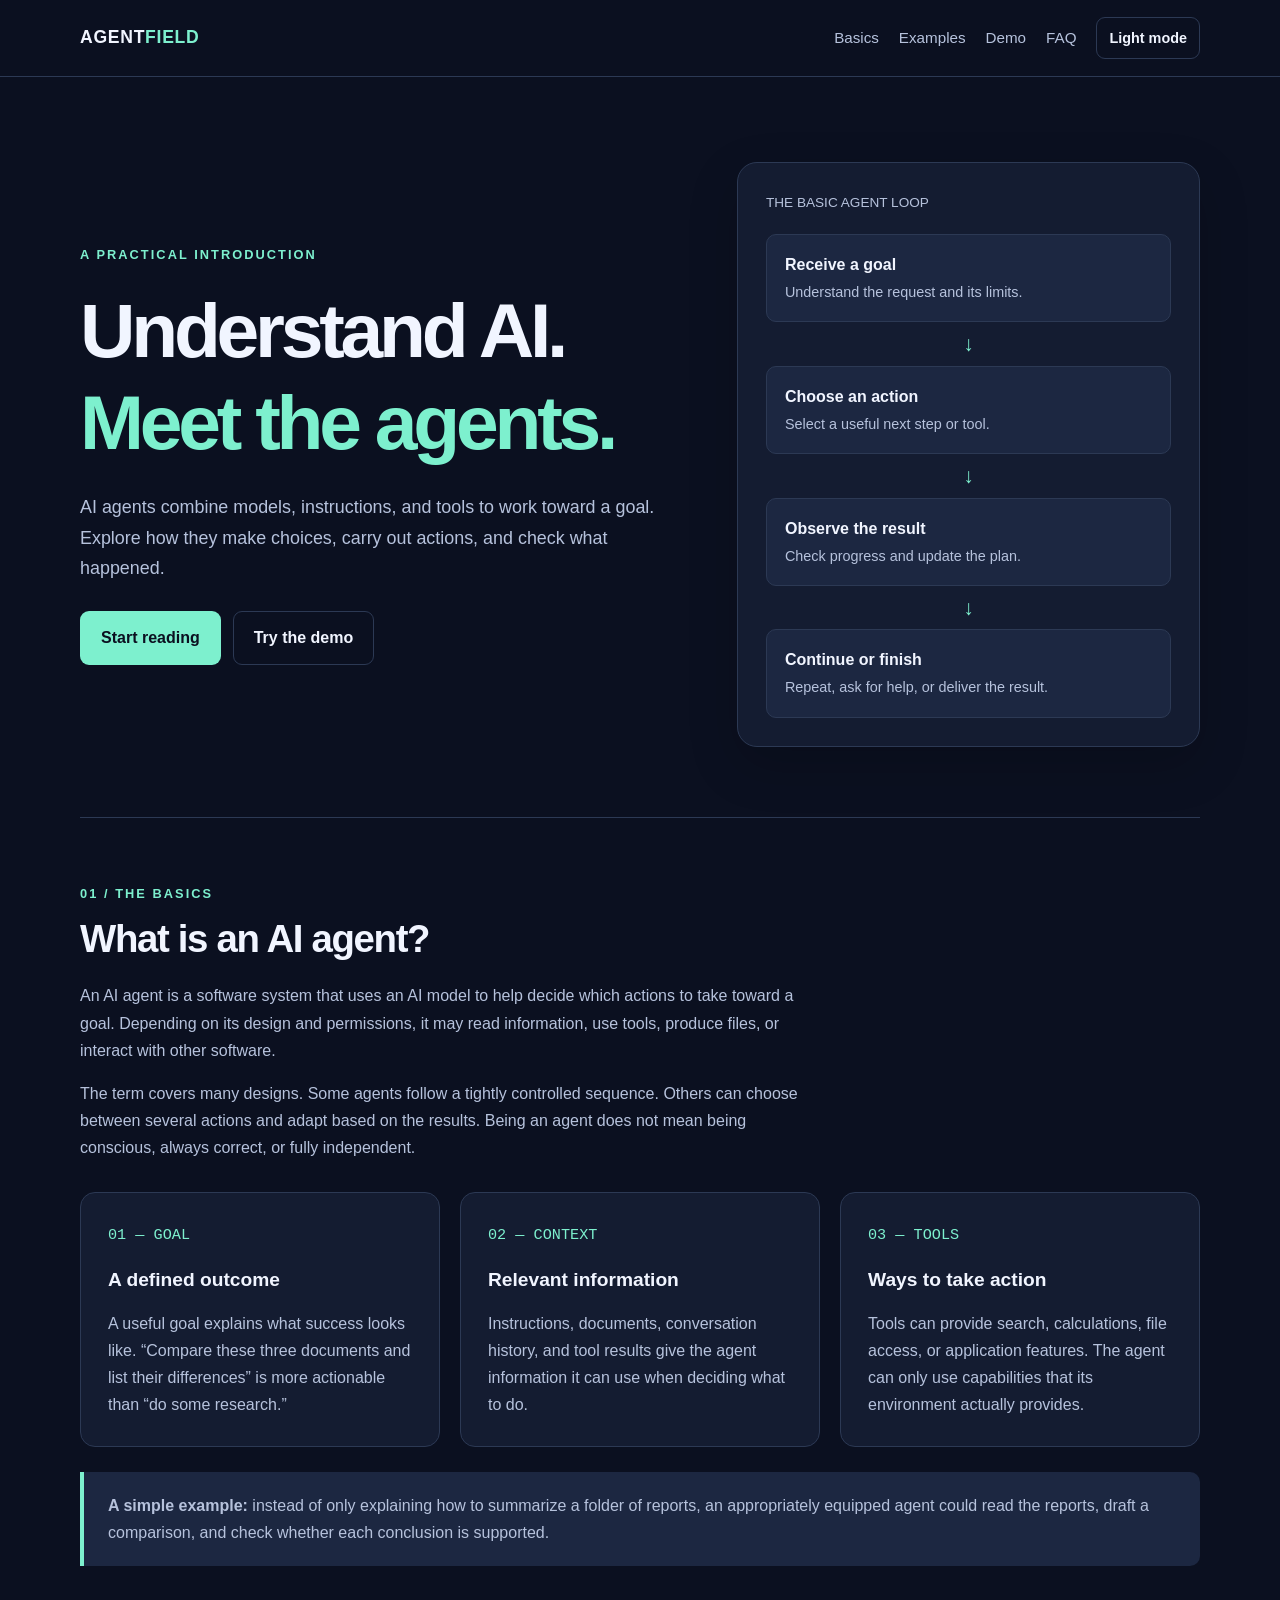
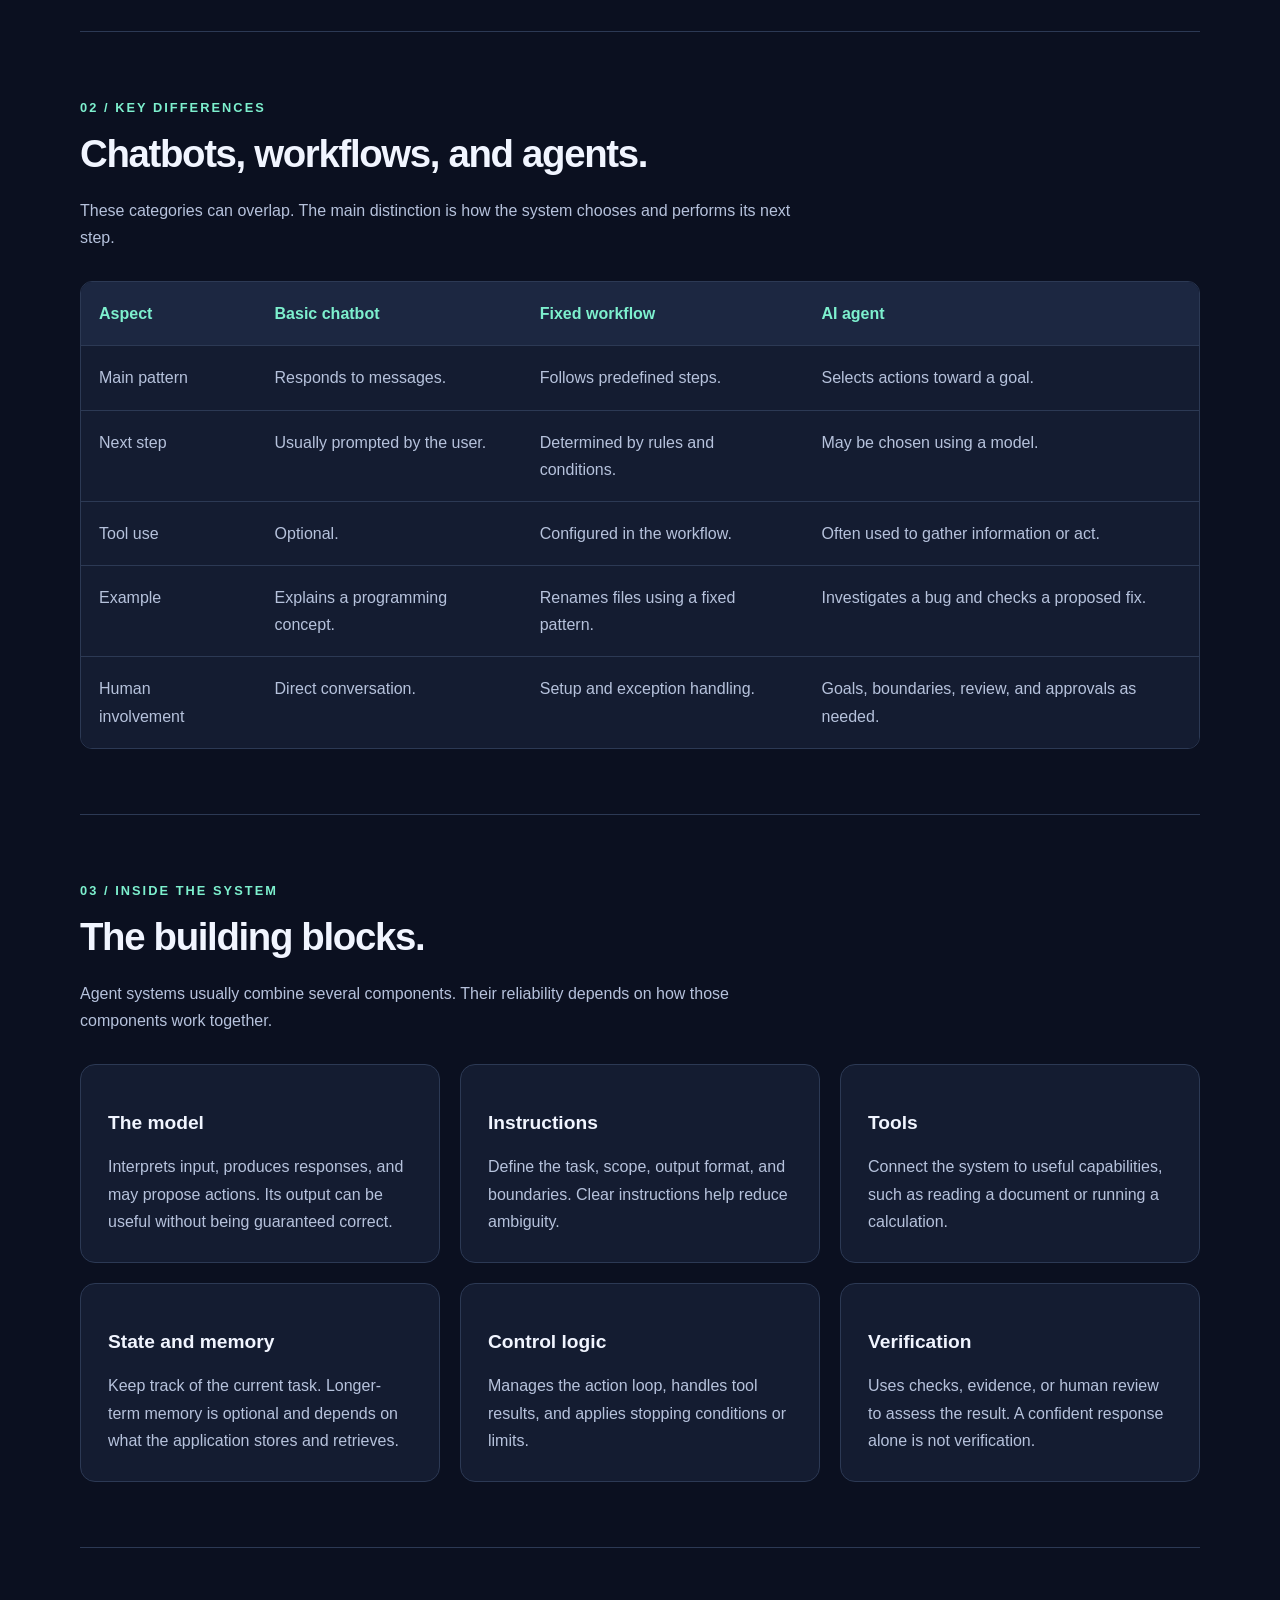
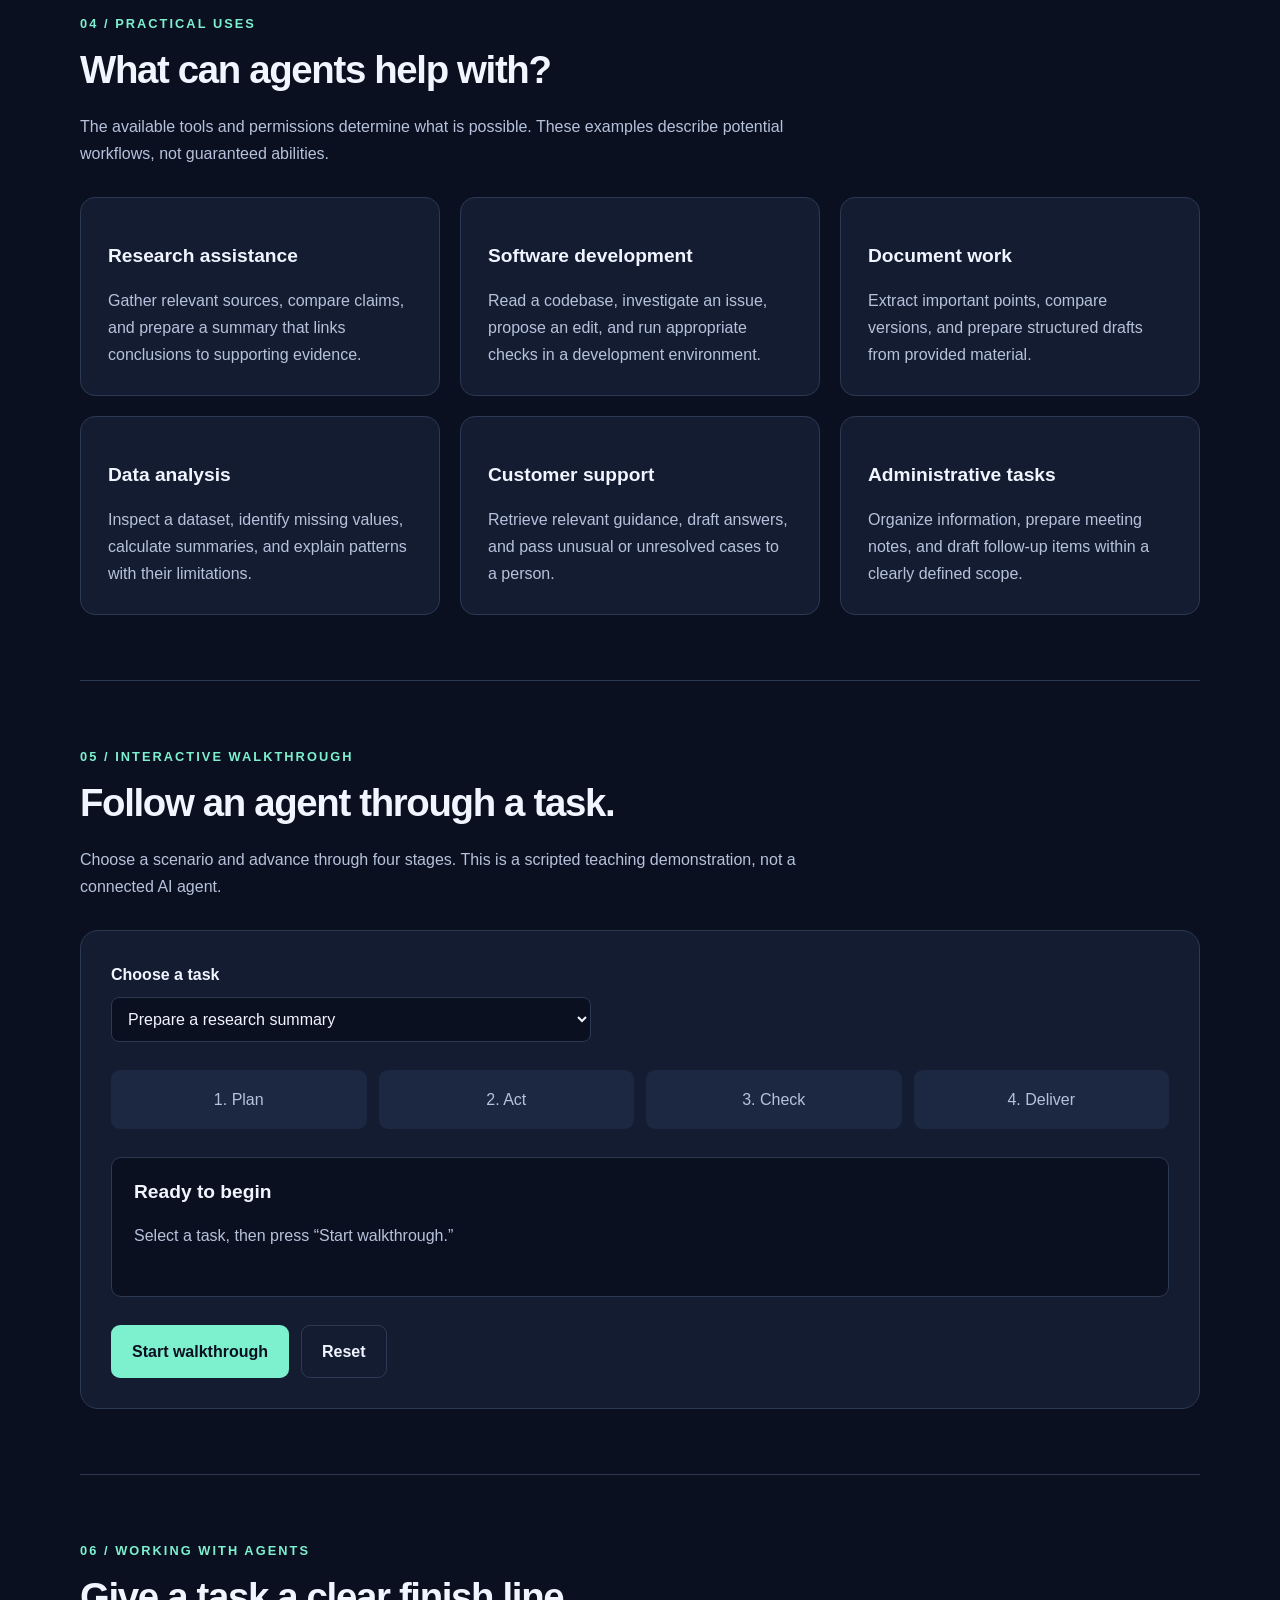
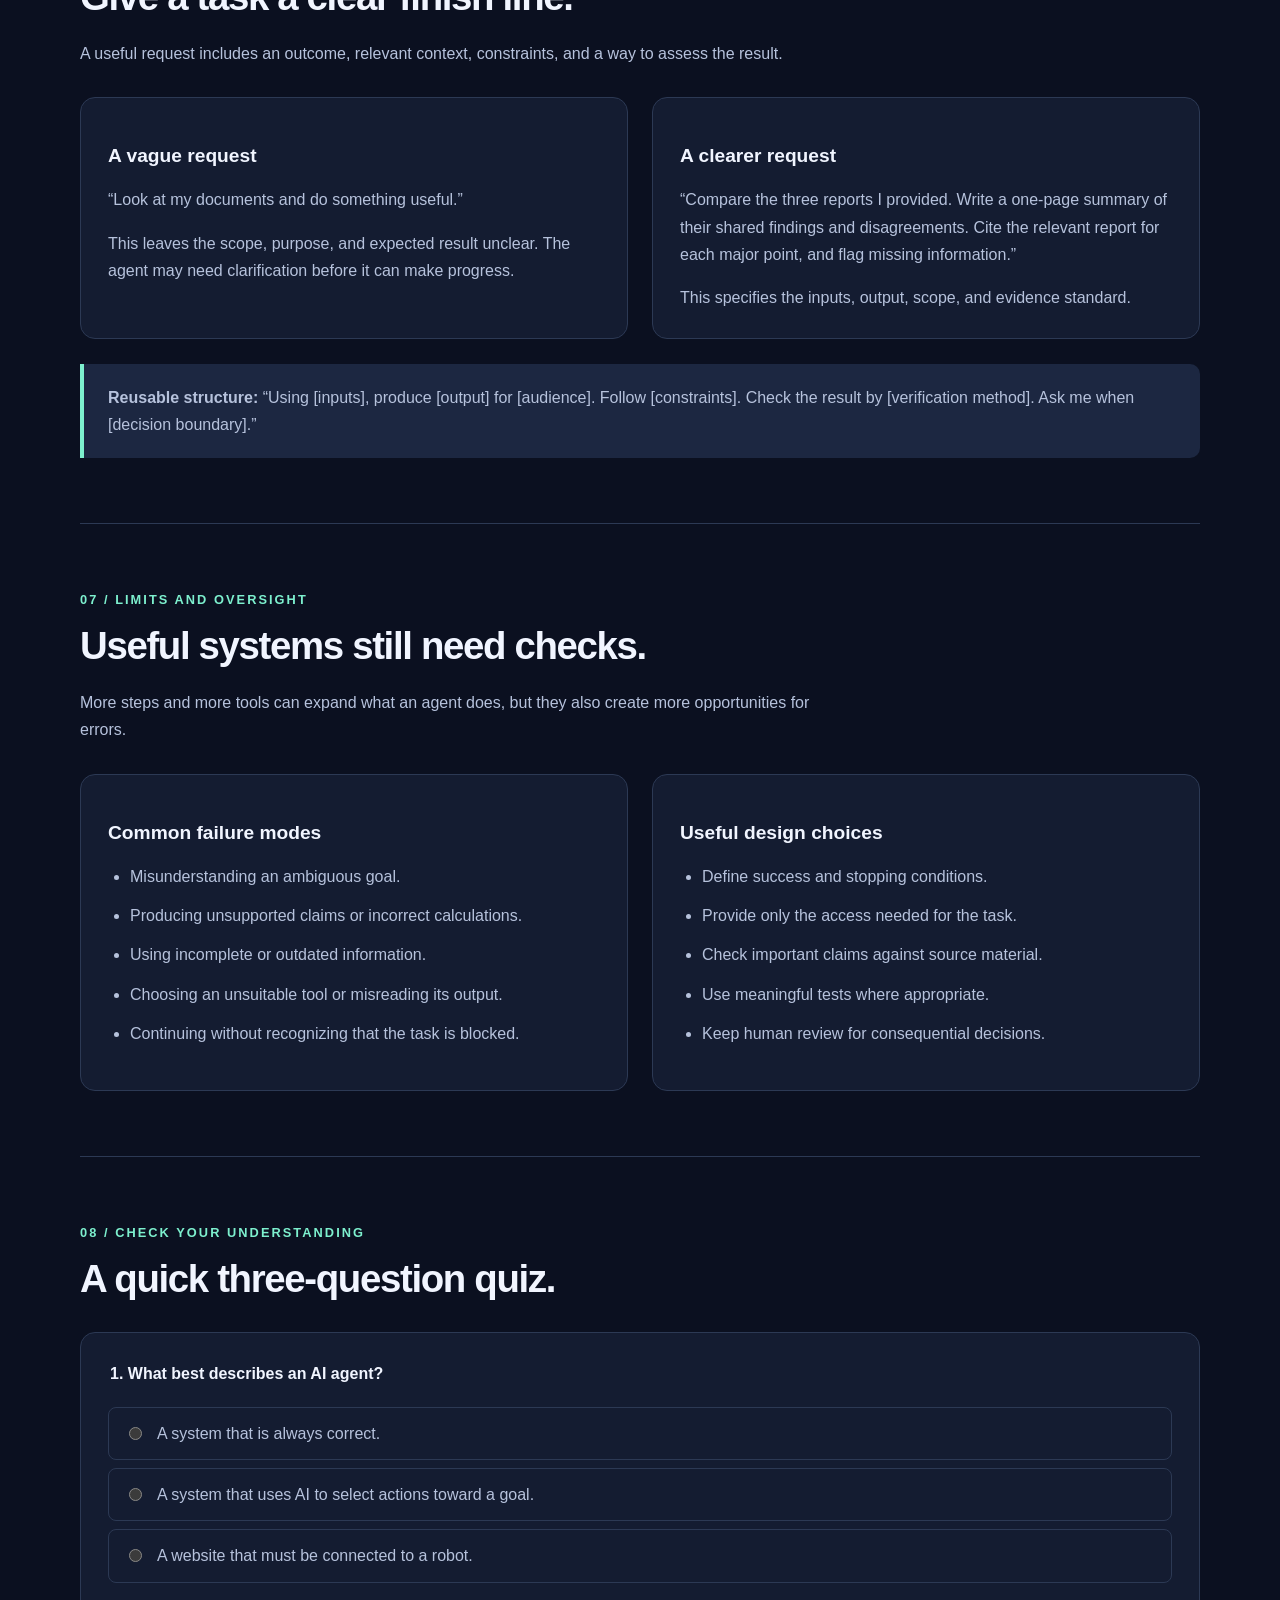
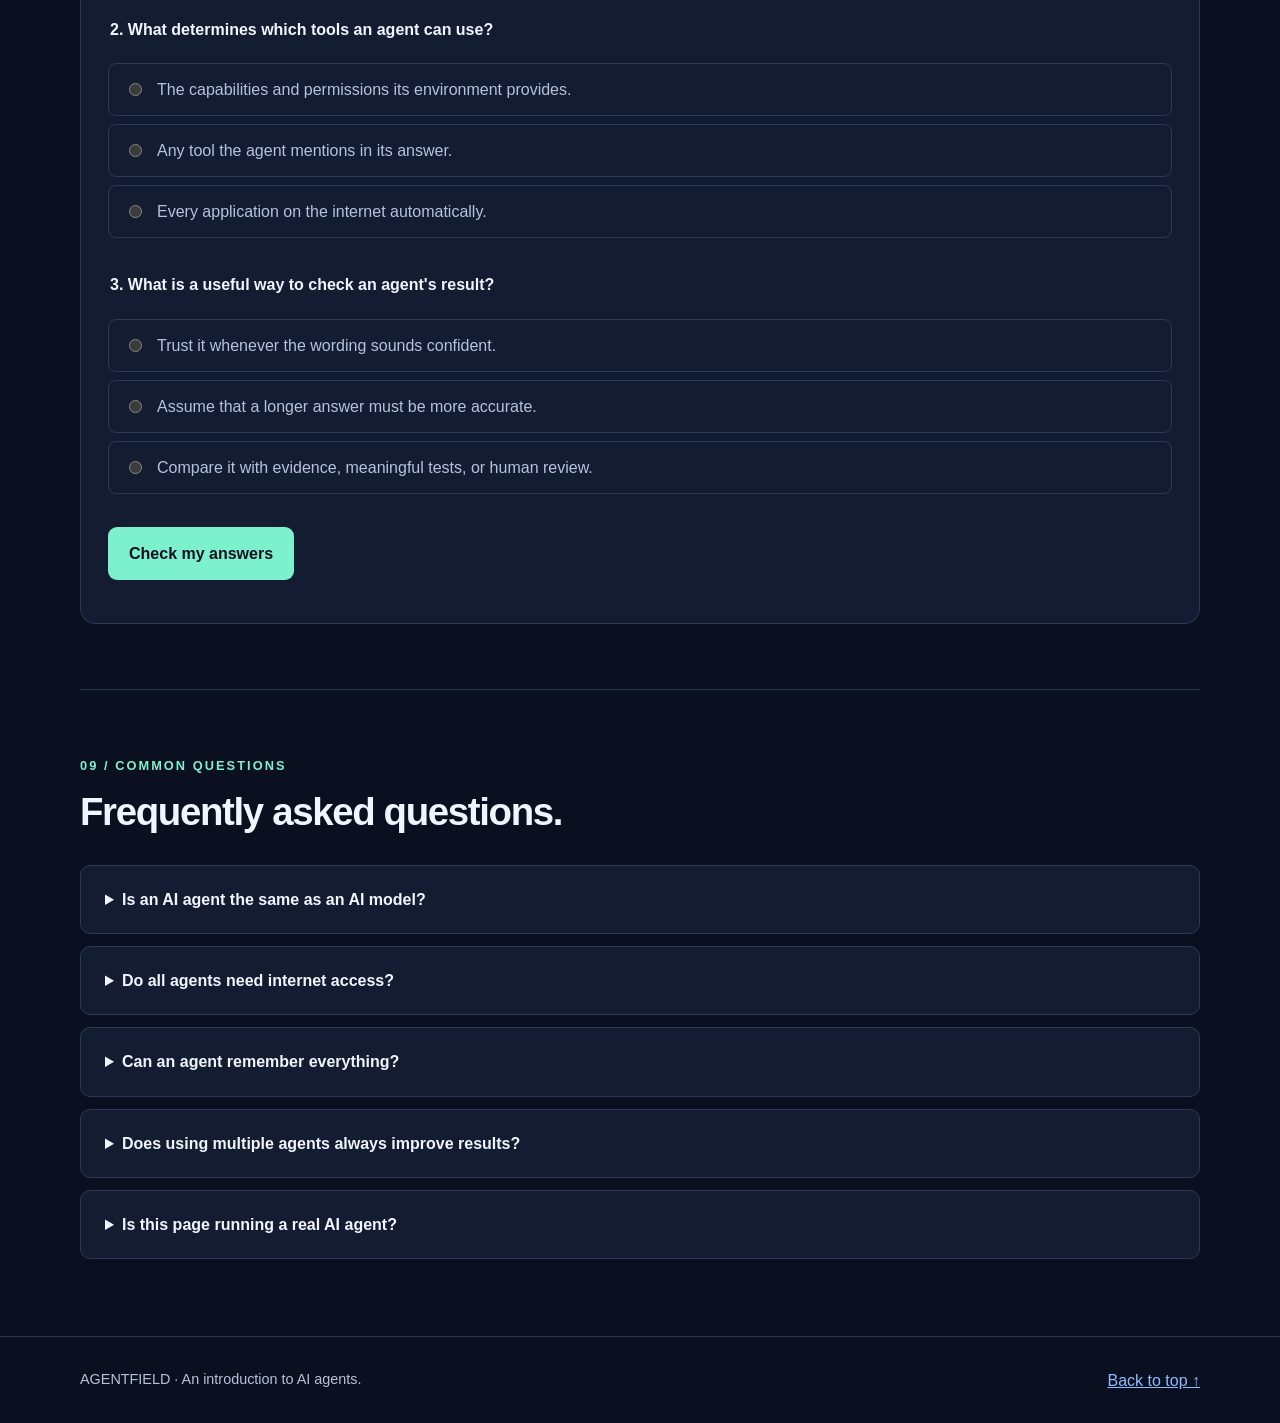
<file: index.html>
<!DOCTYPE html>
<html lang="en">
<head>
  <meta charset="UTF-8">
  <meta name="viewport" content="width=device-width, initial-scale=1.0">
  <meta name="description" content="An interactive introduction to AI agents.">
  <title>AI Agents | The Interactive Guide</title>

  <style>
    :root {
      color-scheme: dark;
      --background: #0b1020;
      --surface: #141c31;
      --surface-alt: #1c2741;
      --text: #f1f5ff;
      --muted: #b6c2dc;
      --accent: #7df0ce;
      --blue: #90baff;
      --border: #2c3954;
      --shadow: 0 18px 50px rgba(0, 0, 0, 0.18);
    }

    * {
      box-sizing: border-box;
    }

    html {
      scroll-behavior: smooth;
      scroll-padding-top: 100px;
    }

    body {
      margin: 0;
      background: var(--background);
      color: var(--text);
      font-family: Arial, Helvetica, sans-serif;
      font-size: 16px;
      line-height: 1.7;
    }

    body.light {
      color-scheme: light;
      --background: #f4f7fc;
      --surface: #ffffff;
      --surface-alt: #eaf0fa;
      --text: #17243b;
      --muted: #465977;
      --accent: #006b55;
      --blue: #285fb6;
      --border: #ccd7e7;
      --shadow: 0 18px 50px rgba(25, 45, 80, 0.08);
    }

    a {
      color: var(--blue);
    }

    button,
    select {
      font: inherit;
    }

    button,
    a,
    select,
    summary {
      -webkit-tap-highlight-color: transparent;
    }

    :focus-visible {
      outline: 3px solid var(--blue);
      outline-offset: 5px;
    }

    .container {
      width: min(1120px, 90%);
      margin-inline: auto;
    }

    .skip-link {
      position: absolute;
      left: 16px;
      top: -100px;
      z-index: 100;
      padding: 12px 18px;
      background: var(--surface);
    }

    .skip-link:focus {
      top: 12px;
    }

    header {
      position: sticky;
      top: 0;
      z-index: 20;
      background: var(--background);
      border-bottom: 1px solid var(--border);
    }

    nav {
      min-height: 76px;
      display: flex;
      align-items: center;
      justify-content: space-between;
      gap: 20px;
      flex-wrap: wrap;
      padding-block: 14px;
    }

    .brand {
      color: var(--text);
      text-decoration: none;
      font-size: 1.1rem;
      font-weight: 800;
      letter-spacing: 0.04em;
    }

    .brand span {
      color: var(--accent);
    }

    .nav-links {
      display: flex;
      align-items: center;
      flex-wrap: wrap;
      gap: 20px;
    }

    .nav-links a {
      color: var(--muted);
      text-decoration: none;
      font-size: 0.95rem;
    }

    .nav-links a:hover {
      color: var(--accent);
    }

    .button {
      display: inline-block;
      padding: 12px 20px;
      border: 1px solid transparent;
      border-radius: 9px;
      background: var(--accent);
      color: var(--background);
      font-weight: 700;
      text-decoration: none;
      cursor: pointer;
    }

    .button:hover {
      filter: brightness(1.08);
    }

    .button.secondary {
      background: transparent;
      color: var(--text);
      border-color: var(--border);
    }

    .button.small {
      padding: 8px 12px;
      font-size: 0.9rem;
    }

    .hero {
      display: grid;
      grid-template-columns: 1.3fr 1fr;
      gap: 55px;
      align-items: center;
      padding: 85px 0 70px;
    }

    .eyebrow {
      color: var(--accent);
      font-size: 0.8rem;
      font-weight: 800;
      text-transform: uppercase;
      letter-spacing: 0.16em;
    }

    h1,
    h2,
    h3 {
      line-height: 1.2;
    }

    h1 {
      margin: 18px 0 24px;
      font-size: clamp(2.6rem, 6vw, 4.8rem);
      letter-spacing: -0.055em;
    }

    h1 span {
      color: var(--accent);
    }

    h2 {
      margin: 12px 0 20px;
      font-size: clamp(1.8rem, 3vw, 2.6rem);
      letter-spacing: -0.035em;
    }

    h3 {
      font-size: 1.2rem;
    }

    p {
      color: var(--muted);
    }

    .lead {
      font-size: 1.12rem;
    }

    .actions {
      display: flex;
      flex-wrap: wrap;
      gap: 12px;
      margin-top: 28px;
    }

    .hero-panel {
      padding: 28px;
      background: var(--surface);
      border: 1px solid var(--border);
      border-radius: 20px;
      box-shadow: var(--shadow);
    }

    .panel-label {
      margin: 0 0 20px;
      font-size: 0.85rem;
      color: var(--muted);
    }

    .flow-node {
      padding: 16px 18px;
      background: var(--surface-alt);
      border: 1px solid var(--border);
      border-radius: 10px;
    }

    .flow-node strong {
      display: block;
      color: var(--text);
    }

    .flow-node span {
      color: var(--muted);
      font-size: 0.9rem;
    }

    .flow-arrow {
      text-align: center;
      color: var(--accent);
      margin: 4px;
      font-size: 1.3rem;
    }

    section {
      padding: 65px 0;
      border-top: 1px solid var(--border);
    }

    .section-intro {
      max-width: 730px;
      margin-bottom: 30px;
    }

    .grid {
      display: grid;
      grid-template-columns: repeat(3, minmax(0, 1fr));
      gap: 20px;
    }

    .card {
      padding: 27px;
      background: var(--surface);
      border: 1px solid var(--border);
      border-radius: 15px;
    }

    .card p:last-child {
      margin-bottom: 0;
    }

    .card-number {
      color: var(--accent);
      font-family: monospace;
      font-size: 0.95rem;
    }

    .two-column {
      display: grid;
      grid-template-columns: repeat(2, minmax(0, 1fr));
      gap: 24px;
    }

    .callout {
      margin-top: 25px;
      padding: 20px 24px;
      border-left: 4px solid var(--accent);
      background: var(--surface-alt);
      border-radius: 0 10px 10px 0;
    }

    .callout p {
      margin: 0;
    }

    .table-wrapper {
      overflow-x: auto;
      border: 1px solid var(--border);
      border-radius: 12px;
    }

    table {
      width: 100%;
      border-collapse: collapse;
      background: var(--surface);
      text-align: left;
    }

    th,
    td {
      padding: 18px;
      border-bottom: 1px solid var(--border);
      vertical-align: top;
      min-width: 150px;
    }

    th {
      color: var(--accent);
      background: var(--surface-alt);
    }

    td {
      color: var(--muted);
    }

    tr:last-child td {
      border-bottom: 0;
    }

    .demo {
      padding: 30px;
      background: var(--surface);
      border: 1px solid var(--border);
      border-radius: 18px;
    }

    label {
      display: block;
      margin-bottom: 8px;
      font-weight: 700;
    }

    select {
      width: 100%;
      max-width: 480px;
      padding: 12px;
      background: var(--background);
      color: var(--text);
      border: 1px solid var(--border);
      border-radius: 8px;
    }

    .stages {
      display: grid;
      grid-template-columns: repeat(4, minmax(0, 1fr));
      gap: 12px;
      padding: 0;
      margin: 28px 0;
      list-style: none;
    }

    .stages li {
      padding: 14px;
      text-align: center;
      background: var(--surface-alt);
      border: 2px solid transparent;
      border-radius: 9px;
      color: var(--muted);
    }

    .stages li.active {
      border-color: var(--accent);
      color: var(--accent);
      font-weight: 700;
    }

    .demo-output {
      min-height: 140px;
      padding: 22px;
      background: var(--background);
      border: 1px solid var(--border);
      border-radius: 10px;
    }

    .demo-output h3 {
      margin-top: 0;
    }

    .demo-output p {
      margin-bottom: 0;
    }

    .small-text {
      font-size: 0.9rem;
    }

    .checklist {
      padding-left: 22px;
      color: var(--muted);
    }

    .checklist li {
      margin-bottom: 12px;
    }

    details {
      margin-bottom: 12px;
      padding: 20px 24px;
      background: var(--surface);
      border: 1px solid var(--border);
      border-radius: 10px;
    }

    summary {
      font-weight: 700;
      cursor: pointer;
    }

    details p {
      margin-bottom: 0;
    }

    fieldset {
      border: 0;
      padding: 0;
      margin: 0 0 25px;
    }

    legend {
      margin-bottom: 12px;
      font-weight: 700;
    }

    .answer {
      display: flex;
      align-items: flex-start;
      gap: 12px;
      padding: 12px 15px;
      margin: 8px 0;
      border: 1px solid var(--border);
      border-radius: 8px;
      font-weight: 400;
      color: var(--muted);
      cursor: pointer;
    }

    .answer:hover {
      background: var(--surface-alt);
    }

    .answer input {
      margin-top: 7px;
      accent-color: var(--accent);
    }

    #quiz-result {
      font-weight: 700;
      color: var(--accent);
    }

    footer {
      padding: 30px 0;
      border-top: 1px solid var(--border);
    }

    .footer-content {
      display: flex;
      justify-content: space-between;
      flex-wrap: wrap;
      gap: 16px;
    }

    footer p {
      margin: 0;
      font-size: 0.9rem;
    }

    noscript p {
      padding: 16px;
      background: var(--surface-alt);
    }

    @media (max-width: 850px) {
      .hero {
        grid-template-columns: 1fr;
        gap: 30px;
        padding-top: 50px;
      }

      .grid {
        grid-template-columns: repeat(2, minmax(0, 1fr));
      }

      header {
        position: static;
      }
    }

    @media (max-width: 580px) {
      .grid,
      .two-column {
        grid-template-columns: 1fr;
      }

      .stages {
        grid-template-columns: repeat(2, minmax(0, 1fr));
      }

      .nav-links {
        gap: 14px;
      }

      section {
        padding: 45px 0;
      }

      .demo,
      .hero-panel,
      .card {
        padding: 21px;
      }

      .button {
        text-align: center;
      }
    }

    @media (prefers-reduced-motion: reduce) {
      html {
        scroll-behavior: auto;
      }
    }
  </style>
</head>

<body id="top">
  <a class="skip-link" href="#main">Skip to content</a>

  <header>
    <nav class="container" aria-label="Main navigation">
      <a href="#top" class="brand">AGENT<span>FIELD</span></a>

      <div class="nav-links">
        <a href="#basics">Basics</a>
        <a href="#examples">Examples</a>
        <a href="#playground">Demo</a>
        <a href="#faq">FAQ</a>
        <button
          class="button secondary small"
          id="theme-button"
          type="button"
          aria-pressed="false">
          Light mode
        </button>
      </div>
    </nav>
  </header>

  <main id="main" class="container">
    <noscript>
      <p>
        You can read the whole guide without JavaScript.
        Enable JavaScript to use the theme switch, demonstration, and quiz.
      </p>
    </noscript>

    <div class="hero">
      <div>
        <div class="eyebrow">A practical introduction</div>
        <h1>Understand AI.<br><span>Meet the agents.</span></h1>
        <p class="lead">
          AI agents combine models, instructions, and tools to work toward
          a goal. Explore how they make choices, carry out actions,
          and check what happened.
        </p>
        <div class="actions">
          <a class="button" href="#basics">Start reading</a>
          <a class="button secondary" href="#playground">Try the demo</a>
        </div>
      </div>

      <aside class="hero-panel" aria-label="An example agent workflow">
        <p class="panel-label">THE BASIC AGENT LOOP</p>

        <div class="flow-node">
          <strong>Receive a goal</strong>
          <span>Understand the request and its limits.</span>
        </div>

        <div class="flow-arrow" aria-hidden="true">↓</div>

        <div class="flow-node">
          <strong>Choose an action</strong>
          <span>Select a useful next step or tool.</span>
        </div>

        <div class="flow-arrow" aria-hidden="true">↓</div>

        <div class="flow-node">
          <strong>Observe the result</strong>
          <span>Check progress and update the plan.</span>
        </div>

        <div class="flow-arrow" aria-hidden="true">↓</div>

        <div class="flow-node">
          <strong>Continue or finish</strong>
          <span>Repeat, ask for help, or deliver the result.</span>
        </div>
      </aside>
    </div>

    <section id="basics">
      <div class="section-intro">
        <div class="eyebrow">01 / The basics</div>
        <h2>What is an AI agent?</h2>
        <p>
          An AI agent is a software system that uses an AI model to help
          decide which actions to take toward a goal. Depending on its
          design and permissions, it may read information, use tools,
          produce files, or interact with other software.
        </p>
        <p>
          The term covers many designs. Some agents follow a tightly
          controlled sequence. Others can choose between several actions
          and adapt based on the results. Being an agent does not mean
          being conscious, always correct, or fully independent.
        </p>
      </div>

      <div class="grid">
        <article class="card">
          <span class="card-number">01 — GOAL</span>
          <h3>A defined outcome</h3>
          <p>
            A useful goal explains what success looks like. “Compare these
            three documents and list their differences” is more actionable
            than “do some research.”
          </p>
        </article>

        <article class="card">
          <span class="card-number">02 — CONTEXT</span>
          <h3>Relevant information</h3>
          <p>
            Instructions, documents, conversation history, and tool results
            give the agent information it can use when deciding what to do.
          </p>
        </article>

        <article class="card">
          <span class="card-number">03 — TOOLS</span>
          <h3>Ways to take action</h3>
          <p>
            Tools can provide search, calculations, file access, or
            application features. The agent can only use capabilities
            that its environment actually provides.
          </p>
        </article>
      </div>

      <div class="callout">
        <p>
          <strong>A simple example:</strong> instead of only explaining how
          to summarize a folder of reports, an appropriately equipped agent
          could read the reports, draft a comparison, and check whether each
          conclusion is supported.
        </p>
      </div>
    </section>

    <section id="comparison">
      <div class="section-intro">
        <div class="eyebrow">02 / Key differences</div>
        <h2>Chatbots, workflows, and agents.</h2>
        <p>
          These categories can overlap. The main distinction is how the
          system chooses and performs its next step.
        </p>
      </div>

      <div
        class="table-wrapper"
        role="region"
        aria-label="Comparison of software approaches"
        tabindex="0">
        <table>
          <thead>
            <tr>
              <th scope="col">Aspect</th>
              <th scope="col">Basic chatbot</th>
              <th scope="col">Fixed workflow</th>
              <th scope="col">AI agent</th>
            </tr>
          </thead>
          <tbody>
            <tr>
              <td>Main pattern</td>
              <td>Responds to messages.</td>
              <td>Follows predefined steps.</td>
              <td>Selects actions toward a goal.</td>
            </tr>
            <tr>
              <td>Next step</td>
              <td>Usually prompted by the user.</td>
              <td>Determined by rules and conditions.</td>
              <td>May be chosen using a model.</td>
            </tr>
            <tr>
              <td>Tool use</td>
              <td>Optional.</td>
              <td>Configured in the workflow.</td>
              <td>Often used to gather information or act.</td>
            </tr>
            <tr>
              <td>Example</td>
              <td>Explains a programming concept.</td>
              <td>Renames files using a fixed pattern.</td>
              <td>Investigates a bug and checks a proposed fix.</td>
            </tr>
            <tr>
              <td>Human involvement</td>
              <td>Direct conversation.</td>
              <td>Setup and exception handling.</td>
              <td>Goals, boundaries, review, and approvals as needed.</td>
            </tr>
          </tbody>
        </table>
      </div>
    </section>

    <section id="components">
      <div class="section-intro">
        <div class="eyebrow">03 / Inside the system</div>
        <h2>The building blocks.</h2>
        <p>
          Agent systems usually combine several components.
          Their reliability depends on how those components work together.
        </p>
      </div>

      <div class="grid">
        <article class="card">
          <h3>The model</h3>
          <p>
            Interprets input, produces responses, and may propose actions.
            Its output can be useful without being guaranteed correct.
          </p>
        </article>

        <article class="card">
          <h3>Instructions</h3>
          <p>
            Define the task, scope, output format, and boundaries.
            Clear instructions help reduce ambiguity.
          </p>
        </article>

        <article class="card">
          <h3>Tools</h3>
          <p>
            Connect the system to useful capabilities, such as reading
            a document or running a calculation.
          </p>
        </article>

        <article class="card">
          <h3>State and memory</h3>
          <p>
            Keep track of the current task. Longer-term memory is optional
            and depends on what the application stores and retrieves.
          </p>
        </article>

        <article class="card">
          <h3>Control logic</h3>
          <p>
            Manages the action loop, handles tool results, and applies
            stopping conditions or limits.
          </p>
        </article>

        <article class="card">
          <h3>Verification</h3>
          <p>
            Uses checks, evidence, or human review to assess the result.
            A confident response alone is not verification.
          </p>
        </article>
      </div>
    </section>

    <section id="examples">
      <div class="section-intro">
        <div class="eyebrow">04 / Practical uses</div>
        <h2>What can agents help with?</h2>
        <p>
          The available tools and permissions determine what is possible.
          These examples describe potential workflows, not guaranteed abilities.
        </p>
      </div>

      <div class="grid">
        <article class="card">
          <h3>Research assistance</h3>
          <p>
            Gather relevant sources, compare claims, and prepare a summary
            that links conclusions to supporting evidence.
          </p>
        </article>

        <article class="card">
          <h3>Software development</h3>
          <p>
            Read a codebase, investigate an issue, propose an edit,
            and run appropriate checks in a development environment.
          </p>
        </article>

        <article class="card">
          <h3>Document work</h3>
          <p>
            Extract important points, compare versions, and prepare
            structured drafts from provided material.
          </p>
        </article>

        <article class="card">
          <h3>Data analysis</h3>
          <p>
            Inspect a dataset, identify missing values, calculate summaries,
            and explain patterns with their limitations.
          </p>
        </article>

        <article class="card">
          <h3>Customer support</h3>
          <p>
            Retrieve relevant guidance, draft answers, and pass unusual
            or unresolved cases to a person.
          </p>
        </article>

        <article class="card">
          <h3>Administrative tasks</h3>
          <p>
            Organize information, prepare meeting notes, and draft
            follow-up items within a clearly defined scope.
          </p>
        </article>
      </div>
    </section>

    <section id="playground">
      <div class="section-intro">
        <div class="eyebrow">05 / Interactive walkthrough</div>
        <h2>Follow an agent through a task.</h2>
        <p>
          Choose a scenario and advance through four stages.
          This is a scripted teaching demonstration, not a connected AI agent.
        </p>
      </div>

      <div class="demo">
        <label for="scenario">Choose a task</label>
        <select id="scenario">
          <option value="research">Prepare a research summary</option>
          <option value="code">Investigate a software bug</option>
          <option value="data">Analyze a small dataset</option>
        </select>

        <ol class="stages" aria-label="Task stages">
          <li>1. Plan</li>
          <li>2. Act</li>
          <li>3. Check</li>
          <li>4. Deliver</li>
        </ol>

        <div
          class="demo-output"
          role="status"
          aria-live="polite"
          aria-atomic="true">
          <h3 id="stage-title">Ready to begin</h3>
          <p id="stage-description">
            Select a task, then press “Start walkthrough.”
          </p>
        </div>

        <div class="actions">
          <button class="button" id="next-button" type="button">
            Start walkthrough
          </button>
          <button class="button secondary" id="reset-button" type="button">
            Reset
          </button>
        </div>
      </div>
    </section>

    <section id="good-instructions">
      <div class="section-intro">
        <div class="eyebrow">06 / Working with agents</div>
        <h2>Give a task a clear finish line.</h2>
        <p>
          A useful request includes an outcome, relevant context,
          constraints, and a way to assess the result.
        </p>
      </div>

      <div class="two-column">
        <article class="card">
          <h3>A vague request</h3>
          <p>“Look at my documents and do something useful.”</p>
          <p>
            This leaves the scope, purpose, and expected result unclear.
            The agent may need clarification before it can make progress.
          </p>
        </article>

        <article class="card">
          <h3>A clearer request</h3>
          <p>
            “Compare the three reports I provided. Write a one-page summary
            of their shared findings and disagreements. Cite the relevant
            report for each major point, and flag missing information.”
          </p>
          <p>
            This specifies the inputs, output, scope, and evidence standard.
          </p>
        </article>
      </div>

      <div class="callout">
        <p>
          <strong>Reusable structure:</strong>
          “Using [inputs], produce [output] for [audience].
          Follow [constraints]. Check the result by [verification method].
          Ask me when [decision boundary].”
        </p>
      </div>
    </section>

    <section id="limitations">
      <div class="section-intro">
        <div class="eyebrow">07 / Limits and oversight</div>
        <h2>Useful systems still need checks.</h2>
        <p>
          More steps and more tools can expand what an agent does,
          but they also create more opportunities for errors.
        </p>
      </div>

      <div class="two-column">
        <article class="card">
          <h3>Common failure modes</h3>
          <ul class="checklist">
            <li>Misunderstanding an ambiguous goal.</li>
            <li>Producing unsupported claims or incorrect calculations.</li>
            <li>Using incomplete or outdated information.</li>
            <li>Choosing an unsuitable tool or misreading its output.</li>
            <li>Continuing without recognizing that the task is blocked.</li>
          </ul>
        </article>

        <article class="card">
          <h3>Useful design choices</h3>
          <ul class="checklist">
            <li>Define success and stopping conditions.</li>
            <li>Provide only the access needed for the task.</li>
            <li>Check important claims against source material.</li>
            <li>Use meaningful tests where appropriate.</li>
            <li>Keep human review for consequential decisions.</li>
          </ul>
        </article>
      </div>
    </section>

    <section id="quiz">
      <div class="section-intro">
        <div class="eyebrow">08 / Check your understanding</div>
        <h2>A quick three-question quiz.</h2>
      </div>

      <form id="quiz-form" class="card">
        <fieldset>
          <legend>1. What best describes an AI agent?</legend>
          <label class="answer">
            <input type="radio" name="q1" value="a" required>
            <span>A system that is always correct.</span>
          </label>
          <label class="answer">
            <input type="radio" name="q1" value="b">
            <span>A system that uses AI to select actions toward a goal.</span>
          </label>
          <label class="answer">
            <input type="radio" name="q1" value="c">
            <span>A website that must be connected to a robot.</span>
          </label>
        </fieldset>

        <fieldset>
          <legend>2. What determines which tools an agent can use?</legend>
          <label class="answer">
            <input type="radio" name="q2" value="a" required>
            <span>The capabilities and permissions its environment provides.</span>
          </label>
          <label class="answer">
            <input type="radio" name="q2" value="b">
            <span>Any tool the agent mentions in its answer.</span>
          </label>
          <label class="answer">
            <input type="radio" name="q2" value="c">
            <span>Every application on the internet automatically.</span>
          </label>
        </fieldset>

        <fieldset>
          <legend>3. What is a useful way to check an agent's result?</legend>
          <label class="answer">
            <input type="radio" name="q3" value="a" required>
            <span>Trust it whenever the wording sounds confident.</span>
          </label>
          <label class="answer">
            <input type="radio" name="q3" value="b">
            <span>Assume that a longer answer must be more accurate.</span>
          </label>
          <label class="answer">
            <input type="radio" name="q3" value="c">
            <span>Compare it with evidence, meaningful tests, or human review.</span>
          </label>
        </fieldset>

        <button class="button" type="submit">Check my answers</button>
        <p id="quiz-result" role="status" aria-live="polite"></p>
      </form>
    </section>

    <section id="faq">
      <div class="section-intro">
        <div class="eyebrow">09 / Common questions</div>
        <h2>Frequently asked questions.</h2>
      </div>

      <details>
        <summary>Is an AI agent the same as an AI model?</summary>
        <p>
          No. The model is one component. The agent system also includes
          the instructions, control logic, available tools, and context
          used to carry out a task.
        </p>
      </details>

      <details>
        <summary>Do all agents need internet access?</summary>
        <p>
          No. An agent can work with local models, files, and tools if its
          environment supports them. Access to online information requires
          a suitable connection and tools.
        </p>
      </details>

      <details>
        <summary>Can an agent remember everything?</summary>
        <p>
          No. The information available to an agent depends on its context
          limits and the application's storage and retrieval design.
          Persistent memory is an optional feature.
        </p>
      </details>

      <details>
        <summary>Does using multiple agents always improve results?</summary>
        <p>
          No. Dividing a task can help when the parts are independent,
          but coordination can add cost, delay, and mistakes. A simpler
          system may be more effective for a straightforward task.
        </p>
      </details>

      <details>
        <summary>Is this page running a real AI agent?</summary>
        <p>
          No. This page is an offline educational guide. Its interactive
          walkthrough uses predefined examples and does not send data
          to an AI service.
        </p>
      </details>
    </section>
  </main>

  <footer>
    <div class="container footer-content">
      <p>AGENTFIELD · An introduction to AI agents.</p>
      <a href="#top">Back to top ↑</a>
    </div>
  </footer>

  <script>
    (function () {
      "use strict";

      // Theme switch: no storage or network connection required.
      var themeButton = document.getElementById("theme-button");

      themeButton.addEventListener("click", function () {
        var lightMode = document.body.classList.toggle("light");

        themeButton.textContent = lightMode
          ? "Dark mode"
          : "Light mode";

        themeButton.setAttribute("aria-pressed", String(lightMode));
      });

      // Predefined examples for the educational walkthrough.
      var scenarios = {
        research: [
          {
            title: "Plan: define the question",
            description:
              "Identify the research topic, audience, and scope. Decide " +
              "which kinds of sources would support a useful answer."
          },
          {
            title: "Act: gather relevant material",
            description:
              "Use available search or document tools to collect sources. " +
              "Record where each important claim came from."
          },
          {
            title: "Check: compare the evidence",
            description:
              "Look for conflicting findings, missing context, and claims " +
              "that lack support. Revise the draft where needed."
          },
          {
            title: "Deliver: present the summary",
            description:
              "Provide a clear summary with source references, key " +
              "disagreements, and remaining uncertainty."
          }
        ],

        code: [
          {
            title: "Plan: understand the reported bug",
            description:
              "Identify the expected behavior, actual behavior, and steps " +
              "that reproduce the problem."
          },
          {
            title: "Act: investigate and propose a fix",
            description:
              "Inspect relevant code and available error information. " +
              "Make a focused change that addresses the likely cause."
          },
          {
            title: "Check: verify the behavior",
            description:
              "Run suitable checks and test the reported scenario. " +
              "Investigate failures rather than assuming the fix worked."
          },
          {
            title: "Deliver: explain the change",
            description:
              "Summarize what changed, what was checked, and any " +
              "remaining limitations for the reviewer."
          }
        ],

        data: [
          {
            title: "Plan: define the analysis",
            description:
              "Clarify the question, identify relevant columns, and " +
              "decide what a useful output should contain."
          },
          {
            title: "Act: inspect and calculate",
            description:
              "Examine the dataset for missing values and inconsistent " +
              "formats, then calculate the requested summaries."
          },
          {
            title: "Check: validate the results",
            description:
              "Check totals, units, assumptions, and unusual values. " +
              "Make sure conclusions match what the data supports."
          },
          {
            title: "Deliver: report the findings",
            description:
              "Present the results with clear labels and explain " +
              "limitations, including gaps in the underlying data."
          }
        ]
      };

      var scenarioSelect = document.getElementById("scenario");
      var nextButton = document.getElementById("next-button");
      var resetButton = document.getElementById("reset-button");
      var stageTitle = document.getElementById("stage-title");
      var stageDescription = document.getElementById("stage-description");
      var stageItems = document.querySelectorAll(".stages li");
      var currentStage = -1;

      function updateStageMarkers() {
        for (var i = 0; i < stageItems.length; i++) {
          var active = i === currentStage;

          stageItems[i].classList.toggle("active", active);

          if (active) {
            stageItems[i].setAttribute("aria-current", "step");
          } else {
            stageItems[i].removeAttribute("aria-current");
          }
        }
      }

      function resetDemo() {
        currentStage = -1;
        stageTitle.textContent = "Ready to begin";
        stageDescription.textContent =
          "Select a task, then press “Start walkthrough.”";
        nextButton.textContent = "Start walkthrough";
        updateStageMarkers();
      }

      nextButton.addEventListener("click", function () {
        var selectedStages = scenarios[scenarioSelect.value];

        currentStage = (currentStage + 1) % selectedStages.length;

        stageTitle.textContent = selectedStages[currentStage].title;
        stageDescription.textContent =
          selectedStages[currentStage].description;

        nextButton.textContent =
          currentStage === selectedStages.length - 1
            ? "Restart walkthrough"
            : "Next stage";

        updateStageMarkers();
      });

      resetButton.addEventListener("click", resetDemo);
      scenarioSelect.addEventListener("change", resetDemo);

      // Quiz scoring runs entirely in the browser.
      var quizForm = document.getElementById("quiz-form");
      var quizResult = document.getElementById("quiz-result");

      quizForm.addEventListener("submit", function (event) {
        event.preventDefault();

        var correctAnswers = {
          q1: "b",
          q2: "a",
          q3: "c"
        };

        var explanations = {
          q1: "An agent uses AI to select actions toward a goal.",
          q2: "Tools depend on the environment's capabilities and permissions.",
          q3: "Results should be checked against evidence, tests, or review."
        };

        var score = 0;
        var feedback = [];

        Object.keys(correctAnswers).forEach(function (name) {
          var selected = quizForm.querySelector(
            'input[name="' + name + '"]:checked'
          );

          if (selected && selected.value === correctAnswers[name]) {
            score++;
          } else {
            feedback.push(explanations[name]);
          }
        });

        quizResult.textContent =
          "Your score: " + score + " / 3. " +
          (score === 3
            ? "You have the key ideas."
            : feedback.join(" "));
      });

      quizForm.addEventListener("change", function () {
        quizResult.textContent = "";
      });
    })();
  </script>
</body>
</html>
</file>
